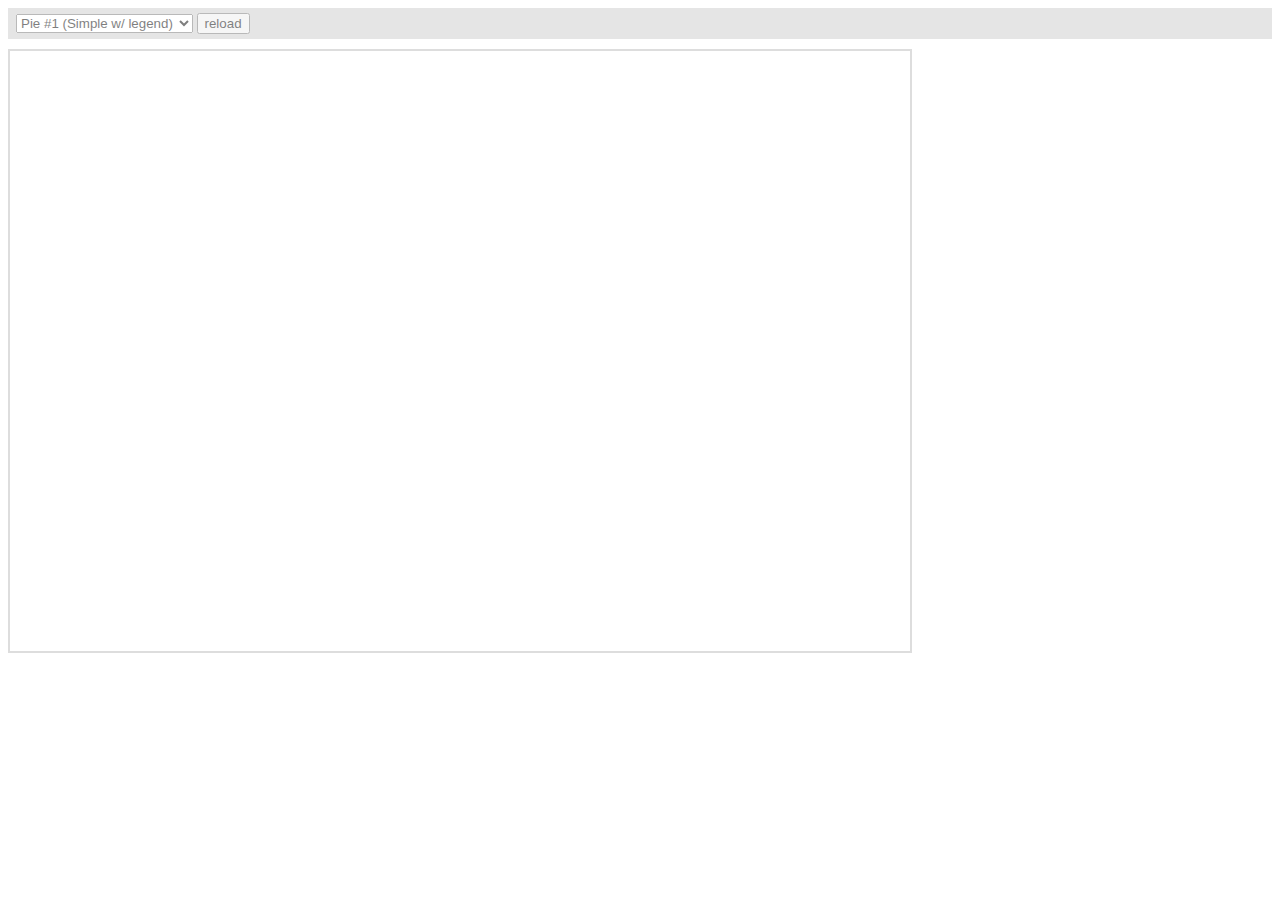
<file: assets/global/plugins/amcharts/amcharts/plugins/export/examples/index.html>
<html>

    <head>
        <meta http-equiv="Content-Type" content="text/html; charset=utf-8">
        <meta name="viewport" content="width=device-width, initial-scale=1, maximum-scale=1">
        <meta http-equiv="X-UA-Compatible" content="IE=edge" />
        <script src="http://code.jquery.com/jquery-1.11.1.min.js"></script>
        <style type="text/css">
            iframe {
                width: 900px;
                height: 600px;
                padding: 0;
                border: 2px solid #ddd;
                overflow: hidden;
                position: relative;
            }
            
            #controls {
                background: #ccc;
                opacity: 0.5;
                padding: 5px 8px;
                font-size: 14px;
                font-weight: bold;
                font-family: Verdana;
                margin-bottom: 10px;
            }
        </style>
        <script type="text/javascript">
            function setType(type)
            {
                $('#iframe').attr('src', type);
            }

            function reload()
            {
                setType($('#type').val() + "?" + Number(new Date()));
            }
        </script>
    </head>

    <body>
        <div id="controls">
            <select id="type" onchange="setType(this.options[this.selectedIndex].value);">
                <option value="pie1.html" selected="selected">Pie #1 (Simple w/ legend)</option>
                <option value="pie2.html" />Pie #2 (3D w/ legend)</option>
                <option value="pie3.html" />Pie #3 (w/ ext. legend left)</option>
                <option value="pie4.html" />Pie #4 Multiple instances</option>
                <option value="serial1.html">Serial #1 (Area)</option>
                <option value="serial2.html">Serial #2 (Bar &amp; Line)</option>
                <option value="serial3.html">Serial #3 (Line w/ zoom)</option>
                <option value="xy.html">XY</option>
                <option value="radar.html">Radar</option>
                <option value="gauge.html">Gauge</option>
                <option value="funnel.html">Funnel</option>
                <option value="stock.html">Stock</option>
                <option value="map.html">Map</option>
                <option value="gantt.html">Gantt</option>
            </select>
            <input type="button" value="reload" onclick="reload();" /> </div>
        <iframe id="iframe" src="pie1.html" frameborder="0"></iframe>
    </body>

</html>
</file>
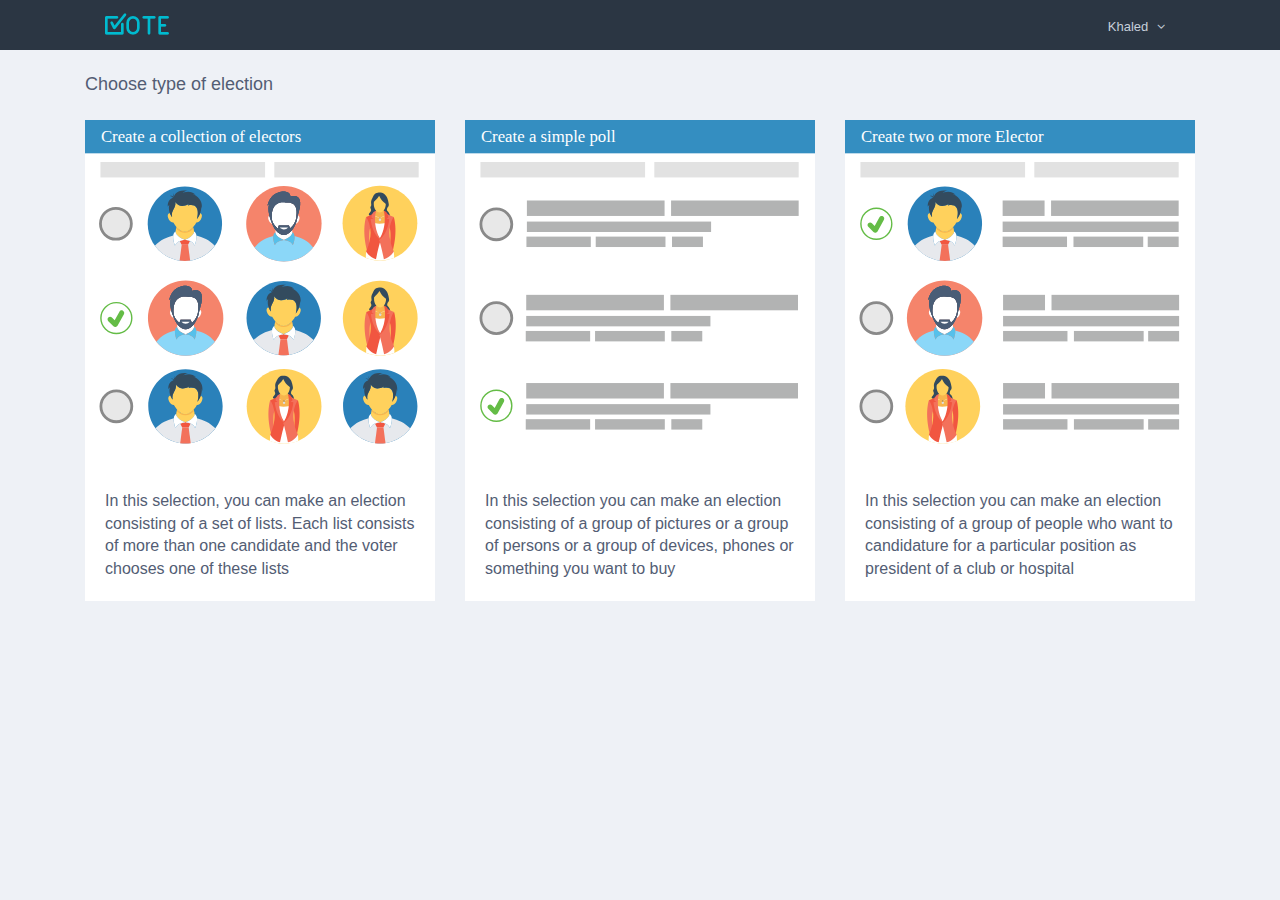
<file: choose.html>
<!DOCTYPE html>
<html>

<head>
  <meta charset="utf-8">
  <title>E-vote</title>
  <meta name="viewport" content="width=device-width, initial-scale=1, shrink-to-fit=no">
  <link rel="stylesheet" href="assets/css/bootstrap-grid.min.css">
  <link rel="stylesheet" href="assets/css/bootstrap-reboot.min.css">
  <!-- <link rel="stylesheet" href="assets/css/bootstrap.min.css"> -->
  <link href="assets/global/plugins/bootstrap/css/bootstrap.min.css" rel="stylesheet" type="text/css" />
  <link href="assets/global/css/components.min.css" rel="stylesheet" id="style_components" type="text/css" />
  <link href="assets/layouts/layout/css/layout.min.css" rel="stylesheet" type="text/css" />
  <link href="assets/layouts/layout/css/themes/darkblue.min.css" rel="stylesheet" type="text/css" />
  <link rel="stylesheet" href="assets/css/font-awesome.min.css">
  <link rel="stylesheet" href="assets/css/form.css">
  <link rel="stylesheet" href="assets/css/custom.css">
</head>

<body>
  <div class="page-header navbar navbar-fixed-top">
    <!-- BEGIN HEADER INNER -->
    <div class="page-header-inner container">
      <!-- BEGIN LOGO -->
      <div class="page-logo">
        <a href="index.html">
          <img src="img\elections.png" alt="logo" class="logo-default" style="margin-top: -8px;" />
        </a>
      </div>
      <!-- END LOGO -->
      <!-- BEGIN RESPONSIVE MENU TOGGLER -->
      <!-- <a href="javascript:;" class="menu-toggler responsive-toggler" data-toggle="collapse" data-target=".navbar-collapse">
                <span></span>
            </a> -->
      <!-- END RESPONSIVE MENU TOGGLER -->
      <!-- BEGIN TOP NAVIGATION MENU -->
      <div class="top-menu" style="clear:none">
        <ul class="nav navbar-nav pull-right">

          <!-- END TODO DROPDOWN -->
          <!-- BEGIN USER LOGIN DROPDOWN -->
          <!-- DOC: Apply "dropdown-dark" class after below "dropdown-extended" to change the dropdown styte -->
          <li class="dropdown dropdown-user" style="width:100%">
            <a href="javascript:;" class="dropdown-toggle" data-toggle="dropdown" data-hover="dropdown" data-close-others="true">
              <!-- <img alt="" class="img-circle" src="img/avatar3_small.jpg" /> -->
              <span class="username username-hide-on-mobile"> Khaled </span>
              <i class="fa fa-angle-down"></i>
            </a>
            <ul class="dropdown-menu dropdown-menu-default">
              <li>
                <a href="dashbord.html">
                  <i class="icon-user"></i> My Profile </a>
              </li>
              <li class="divider"> </li>
              <li>
                <a href="page_user_login_1.html">
                  <i class="icon-key"></i> Log Out </a>
              </li>
            </ul>
          </li>
          <!-- END USER LOGIN DROPDOWN -->
          <!-- BEGIN QUICK SIDEBAR TOGGLER -->
          <!-- DOC: Apply "dropdown-dark" class after below "dropdown-extended" to change the dropdown styte -->
          <!-- <li class="dropdown dropdown-quick-sidebar-toggler">
                        <a href="javascript:;" class="dropdown-toggle">
                            <i class="icon-logout"></i>
                        </a>
                    </li> -->
          <!-- END QUICK SIDEBAR TOGGLER -->
        </ul>
      </div>
      <!-- END TOP NAVIGATION MENU -->
    </div>
    <!-- END HEADER INNER -->
  </div>

  <div class="choose">
    <div class="container">
      <div class="head">
        <h4>Choose type of election</h4>
      </div>
      <div class="row align-items-center">
        <div class="col-sm-4 type">
          <div class="card border-0">
            <div class="card-body" height="350" width="350" id="drawing">
              <a href="create.html">
                <!-- <object id="drawing" type="image/svg+xml" data="photos/elector imgs_animated.svg" style="width:100%;height:100%"></object> -->
                <img src="photos/elector imgs group.svg" alt="" style="width:100%;height:100%">
              </a>
              <div style="margin: 20px;padding-bottom:20px">
                In this selection, you can make an election consisting of a set of lists. Each list consists of more than one candidate and
                the voter chooses one of these lists
              </div>
            </div>
          </div>
        </div>
        <div class="col-sm-4 type">
          <div class="card border-0">
            <div class="card-body" height="350" width="350" id="drawing">
              <a href="create.html">
                <!-- <object id="drawing" type="image/svg+xml" data="photos/elector imgs poll.svg" style="width:100%;height:100%"></object> -->
                <img src="photos/elector imgs poll.svg" alt="" style="width:100%;height:100%">
              </a>
              <div style="margin: 20px;padding-bottom:20px">
                In this selection you can make an election consisting of a group of pictures or a group of persons or a group of devices,
                phones or something you want to buy
              </div>
            </div>
          </div>
        </div>
        <div class="col-sm-4 type">
          <div class="card border-0">
            <div class="card-body" height="350" width="350" id="drawing">
              <a href="create.html">
                <!-- <object id="drawing" type="image/svg+xml" data="photos/elector imgs_animated.svg" style="width:100%;height:100%"></object> -->
                <img src="photos/elector imgs change.svg" alt="" style="width:100%;height:100%">
              </a>
              <div style="margin: 20px;padding-bottom:20px">
                In this selection you can make an election consisting of a group of people who want to candidature for a particular position
                as president of a club or hospital
              </div>
            </div>
          </div>
        </div>
      </div>
    </div>
  </div>
</body>
<script src="assets/global/plugins/jquery.min.js" type="text/javascript"></script>
<script src="assets/global/plugins/bootstrap/js/bootstrap.min.js" type="text/javascript"></script>

</html>
</file>
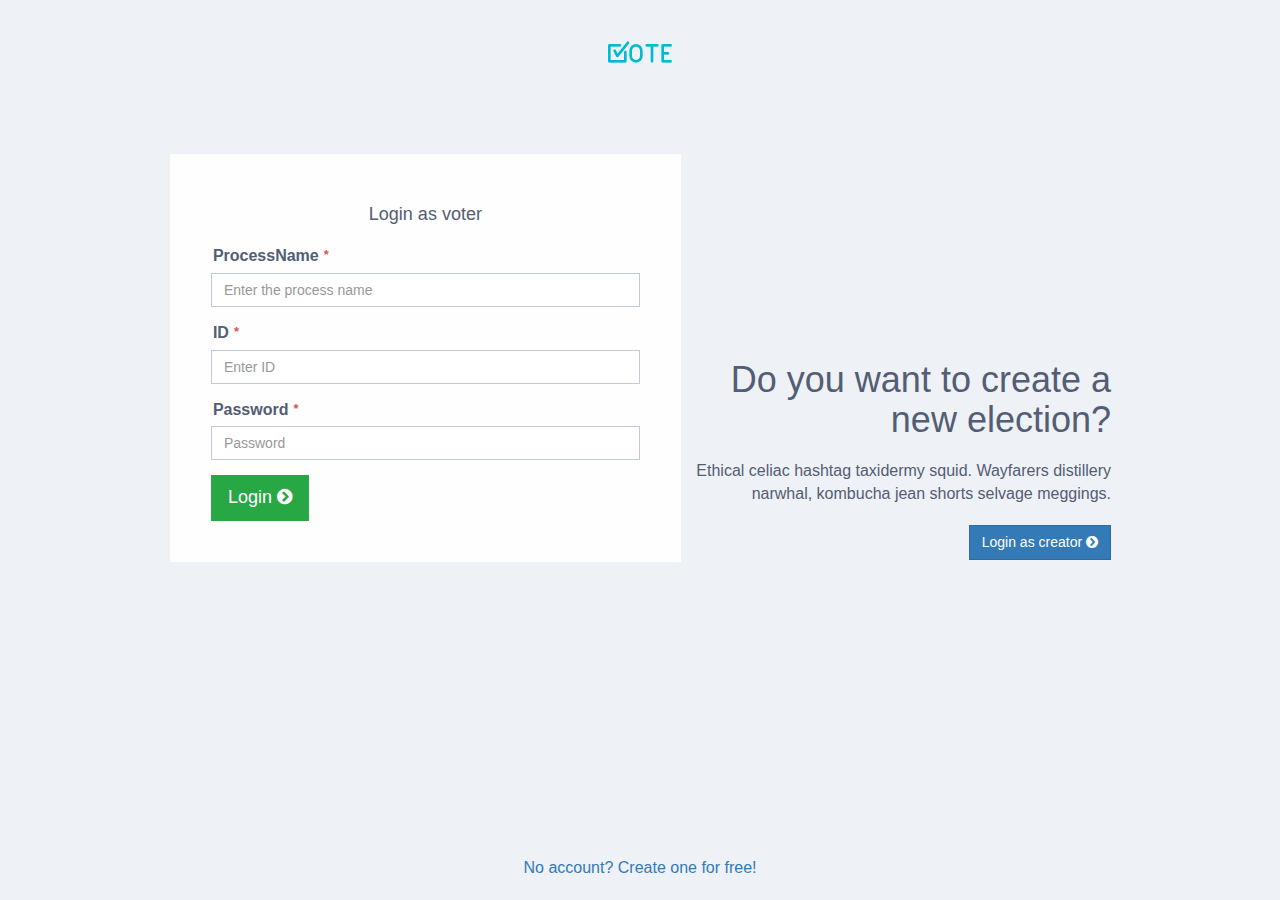
<file: login.html>
<!DOCTYPE html>
<html>
  <head>
    <meta charset="utf-8">
    <title>E-vote</title>
    <meta name="viewport" content="width=device-width, initial-scale=1, shrink-to-fit=no">
    <link rel="stylesheet" href="assets/css/bootstrap-grid.min.css">
    <link rel="stylesheet" href="assets/css/bootstrap-reboot.min.css">
    <link href="assets/global/plugins/bootstrap/css/bootstrap.min.css" rel="stylesheet" type="text/css" />
    <link href="assets/global/css/components.min.css" rel="stylesheet" id="style_components" type="text/css" />
    <link rel="stylesheet" href="assets/css/font-awesome.min.css">
    <link rel="stylesheet" href="assets/css/form.css">
    <link rel="stylesheet" href="assets/css/custom.css">

    <style media="screen">

/*@media only screen and (max-width: 400px){
  .ll,.rr{


    width: 100%;
    display: block;
  }
}*/

    </style>
  </head>
  <body>
    <header>
      <div class="container">
        <div class="row">
          <div class="col-sm-12 text-center" style="margin-top:20px;margin-bottom:20px">
            <a href="index.html" class="logo"><img src="img/elections.png" alt="E-vote"> </a>
          </div>
        </div>
      </div>
    </header>
    <div class="panel panel--static" style="background-color:transparent">
      <!-- <div class="btnall"> -->
        <div class="panel__content left ll" style="visibility:hidden">
            <h1 class="panel__heading">Do you want to vote?</h1>
            <p class="panel__copy">Ethical celiac hashtag taxidermy squid. Wayfarers distillery narwhal, kombucha jean shorts selvage meggings.</p>
            <button type="button" class="btn btn--secondary signup btn-primary">
              Login as voter
              <i class="fa fa-chevron-circle-right" aria-hidden="true"></i>
            </button>
        </div>
        <div class="panel__content text-right rr">
            <h1 class="panel__heading">Do you want to create a new election?</h1>
            <p class="panel__copy">Ethical celiac hashtag taxidermy squid. Wayfarers distillery narwhal, kombucha jean shorts selvage meggings.</p>
            <button type="button" class="btn btn--secondary login btn-primary">
              Login as creator
              <i class="fa fa-chevron-circle-right" aria-hidden="true"></i>
            </button>
        </div>
      <!-- </div> -->


    <div class="panel panel--sliding">
        <div class="panel__content signup">
            <h4 class="card-title text-center" style="margin-bottom:20px">Login as voter</h4>
            <form id="signup" novalidate>
              <div class="form-group">
                <label class="required" for="exampleInputEName">ProcessName</label>
                <input type="text" class="form-control" id="exampleInputEName" placeholder="Enter the process name" required>
                <!-- <small id="emailHelp" class="form-text text-muted">We'll never share your email with anyone else.</small> -->
              </div>
              <div class="form-group">
                <label class="required" for="exampleInputEmail1">ID</label>
                <input type="email" class="form-control" id="exampleInputEmail1" placeholder="Enter ID" required>
                <!-- <small id="emailHelp" class="form-text text-muted">We'll never share your email with anyone else.</small> -->
              </div>
              <div class="form-group">
                <label class="required" for="exampleInputPassword1">Password</label>
                <input type="password" class="form-control" id="exampleInputPassword1" placeholder="Password" required>
              </div>
              <!-- <div class="form-check">
                <label class="form-check-label">
                  <input type="checkbox" class="form-check-input">
                  Check me out
                </label>
              </div> -->
                  <button type="submit" class="btn btn-green btn-lg">
                    Login
                    <i class="fa fa-chevron-circle-right" aria-hidden="true"></i>
                  </button>
            </form>
        </div>

            <div class="panel__content login">
                <h4 class="card-title text-center" style="margin-bottom:20px">Login as creator</h4>
                <form id="login" novalidate="novalidate">
                  <div class="form-group">
                    <label class="required" for="exampleInputEName">Name</label>
                    <input type="text" class="form-control" id="exampleInputEName" aria-describedby="emailHelp" placeholder="Enter your name" required>
                    <!-- <small id="emailHelp" class="form-text text-muted">We'll never share your email with anyone else.</small> -->
                  </div>
                  <div class="form-group">
                    <label class="required" for="exampleInputPassword1">Password</label>
                    <input type="password" class="form-control" id="exampleInputPassword1" placeholder="Password" required>
                  </div>
                  <!-- <div class="form-check">
                    <label class="form-check-label">
                      <input type="checkbox" class="form-check-input">
                      Check me out
                    </label>
                  </div> -->
                      <button type="submit" class="btn btn-green btn-lg">
                        Login
                        <i class="fa fa-chevron-circle-right" aria-hidden="true"></i>
                      </button>
                </form>
        </div>
    </div>
</div>
<p class="footer-lead text-center"><a href="signup.html">No account? Create one for free!</a></p>
  </body>
  <script src="assets/global/plugins/jquery.min.js"></script>
  <script src="assets/global/plugins/jquery.easing.js"></script>
  <script type="text/javascript" src="assets/global/plugins/jquery-validation/js/jquery.validate.min.js"></script>
  <script src="assets/pages/scripts/form-validation.min.js" type="text/javascript"></script>
  <script type="text/javascript">
    $("#login").validate();
    $("#signup").validate();
  </script>
  <!-- <script src="https://cdnjs.cloudflare.com/ajax/libs/jquery-easing/1.3/jquery.easing.min.js"></script> -->
  <script type="text/javascript">
  (function() {
  var staticPanel = $('.panel--static');
  var slidingPanel = $('.panel--sliding');

  var signupBtn = staticPanel.find('.btn.signup');
  var loginBtn = staticPanel.find('.btn.login');

  var signupContent = slidingPanel.find('.panel__content.signup');
  var voter = staticPanel.find('.ll');
  var loginContent = slidingPanel.find('.panel__content.login');
  var creator = staticPanel.find('.panel__content.rr');



  // $(window).resize(function(){
  	if ($(window).width() > 768){
      signupBtn.on('click', function() {
          loginContent.hide('fast');
          voter.css("visibility","hidden");
          signupContent.show('fast');
          creator.css("visibility","visible");
          slidingPanel.animate({
              'left': '4%'
          }, 550, 'easeInOutBack');
      });


      loginBtn.on('click', function() {
          signupContent.hide('fast');
          creator.css("visibility","hidden");
          loginContent.show('fast');
          voter.css("visibility","visible");
          slidingPanel.animate({
              'left': '54%'
          }, 550, 'easeInOutBack');
      });
  	}else{
      signupBtn.on('click', function() {
          loginContent.hide('fast');
          voter.css("display","none");
          signupContent.show('fast');
          creator.css("display","block");
          slidingPanel.animate({
              'left': '0'
          }, 550, 'easeInOutBack');
      });


      loginBtn.on('click', function() {
          signupContent.hide('fast');
          creator.css("display","none");
          loginContent.show('fast');
          voter.css("display","block");
          voter.css("visibility","visible");
          slidingPanel.animate({
              'left': '0'
          }, 550, 'easeInOutBack');
      });

    }
  // });


})();
  </script>

</html>
</file>
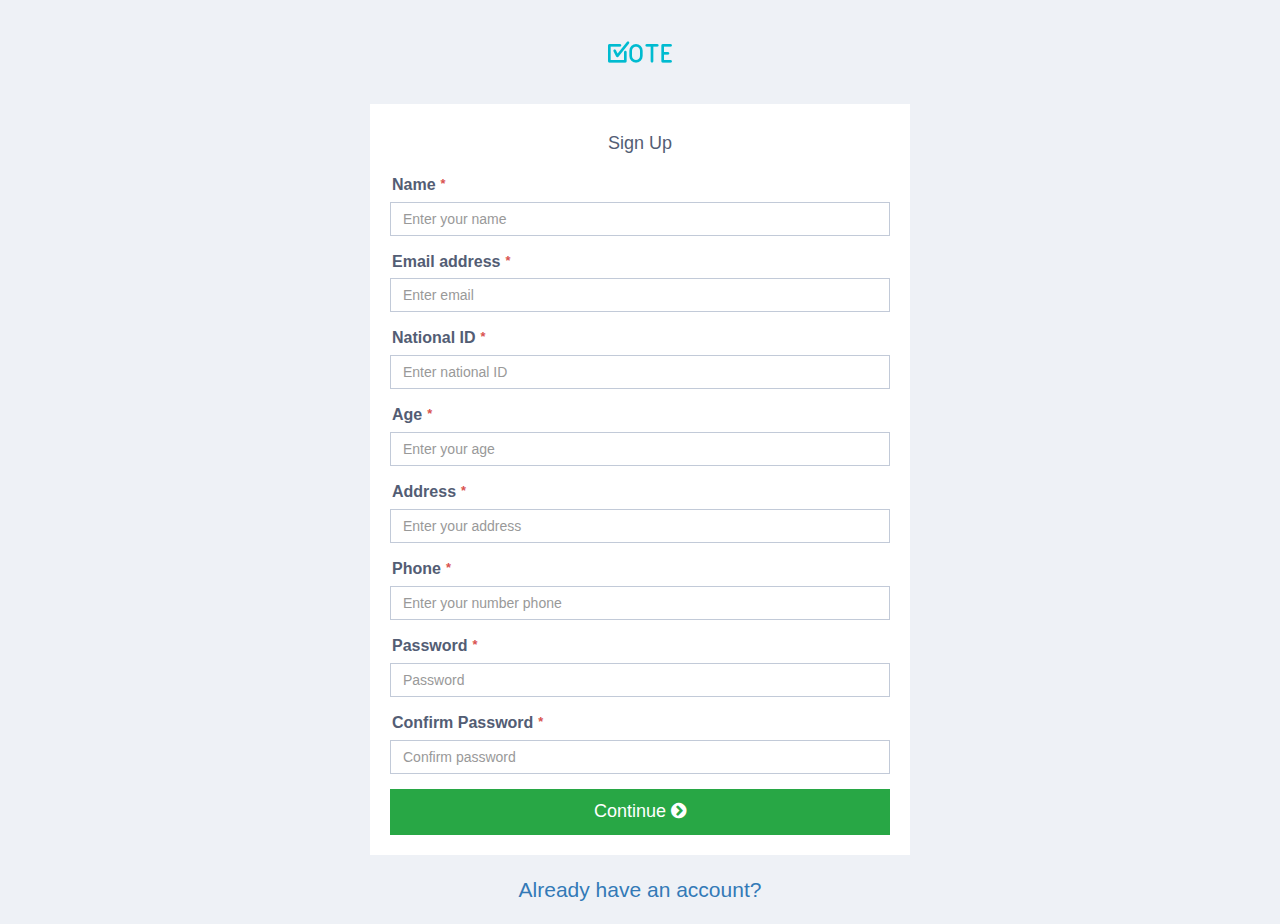
<file: signup.html>
<!DOCTYPE html>
<html>
  <head>
    <meta charset="utf-8">
    <title>E-vote</title>
    <meta name="viewport" content="width=device-width, initial-scale=1, shrink-to-fit=no">
    <link rel="stylesheet" href="assets/css/bootstrap-grid.min.css">
    <link rel="stylesheet" href="assets/css/bootstrap-reboot.min.css">
    <!-- <link rel="stylesheet" href="assets/css/bootstrap.min.css"> -->
    <link href="assets/global/plugins/bootstrap/css/bootstrap.min.css" rel="stylesheet" type="text/css" />
    <link rel="stylesheet" href="assets/css/font-awesome.min.css">
    <link href="assets/global/css/components.min.css" rel="stylesheet" id="style_components" type="text/css" />
    <link rel="stylesheet" href="assets/css/form.css">
    <link rel="stylesheet" href="assets/css/custom.css">
  </head>
  <body>
    <header>
      <div class="container">
        <div class="row">
          <div class="col-sm-12 text-center" style="margin-top:20px;margin-bottom:20px">
            <a href="index.html" class="logo"><img src="img/elections.png" alt="Vote"> </a>
          </div>
        </div>
      </div>
    </header>

    <div class="signup">
      <div class="container">
        <div class="row justify-content-center">
          <div class="col-sm-8 offset-sm-2 col-md-6 offset-md-3">
            <div class="card border-0">
              <div class="card-body">
                <h4 class="card-title text-center" style="margin-bottom:20px">Sign Up</h4>
                <form novalidate="novalidate" id="commentForm">
                  <div class="form-group">
                    <label class="required" for="exampleInputEName">Name</label>
                    <input type="text" class="form-control" id="exampleInputEName" aria-describedby="emailHelp" placeholder="Enter your name" required>
                    <!-- <small id="emailHelp" class="form-text text-muted">We'll never share your email with anyone else.</small> -->
                  </div>
                  <div class="form-group">
                    <label class="required" for="exampleInputEmail1">Email address</label>
                    <input type="email" class="form-control" id="exampleInputEmail1" aria-describedby="emailHelp" placeholder="Enter email" required>
                    <!-- <small id="emailHelp" class="form-text text-muted">We'll never share your email with anyone else.</small> -->
                  </div>
                  <div class="form-group">
                    <label class="required" for="exampleInputEmail1">National ID</label>
                    <input type="text" class="form-control" id="exampleInputtext" placeholder="Enter national ID" required>
                    <!-- <small id="emailHelp" class="form-text text-muted">We'll never share your email with anyone else.</small> -->
                  </div>
                  <div class="form-group">
                    <label class="required" for="exampleInputEName">Age</label>
                    <input type="text" class="form-control" id="exampleInputage" placeholder="Enter your age" required>
                    <!-- <small id="emailHelp" class="form-text text-muted">We'll never share your email with anyone else.</small> -->
                  </div>
                  <div class="form-group">
                    <label class="required" for="exampleInputEName">Address</label>
                    <input type="text" class="form-control" id="exampleInputaddress" placeholder="Enter your address" required>
                    <!-- <small id="emailHelp" class="form-text text-muted">We'll never share your email with anyone else.</small> -->
                  </div>
                  <div class="form-group">
                    <label class="required" for="exampleInputEName">Phone</label>
                    <input type="text" class="form-control" id="exampleInputphone" placeholder="Enter your number phone" required>
                    <!-- <small id="emailHelp" class="form-text text-muted">We'll never share your email with anyone else.</small> -->
                  </div>
                  <div class="form-group">
                    <label class="required" for="exampleInputPassword1">Password</label>
                    <input type="password" class="form-control" id="exampleInputPassword1" placeholder="Password" required>
                  </div>
                  <div class="form-group">
                    <label class="required" for="exampleInputPassword1">Confirm Password</label>
                    <input type="password" class="form-control" id="exampleInputPassword2" placeholder="Confirm password" required>
                  </div>
                  <!-- <div class="form-check">
                    <label class="form-check-label">
                      <input type="checkbox" class="form-check-input">
                      Check me out
                    </label>
                  </div> -->
                      <button type="submit" class="btn btn-green btn-block btn-lg">
                        Continue
                        <i class="fa fa-chevron-circle-right" aria-hidden="true"></i>
                      </button>
                </form>
                <!-- <a href="#" class="btn btn-primary ">Go somewhere</a> -->
              </div>
              <!-- <div class="card-footer text-muted">
                2 days ago
              </div> -->
            </div>
            <p class="lead text-center"><a href="login.html">Already have an account?</a></p>
          </div>
        </div>
      </div>
    </div>
    <script src="assets/global/plugins/jquery.min.js" type="text/javascript"></script>
    <script type="text/javascript" src="assets/global/plugins/jquery-validation/js/jquery.validate.min.js"></script>
    <script src="assets/pages/scripts/form-validation.min.js" type="text/javascript"></script>
    <script type="text/javascript">
      $("#commentForm").validate();
    </script>
  </body>
</html>
</file>
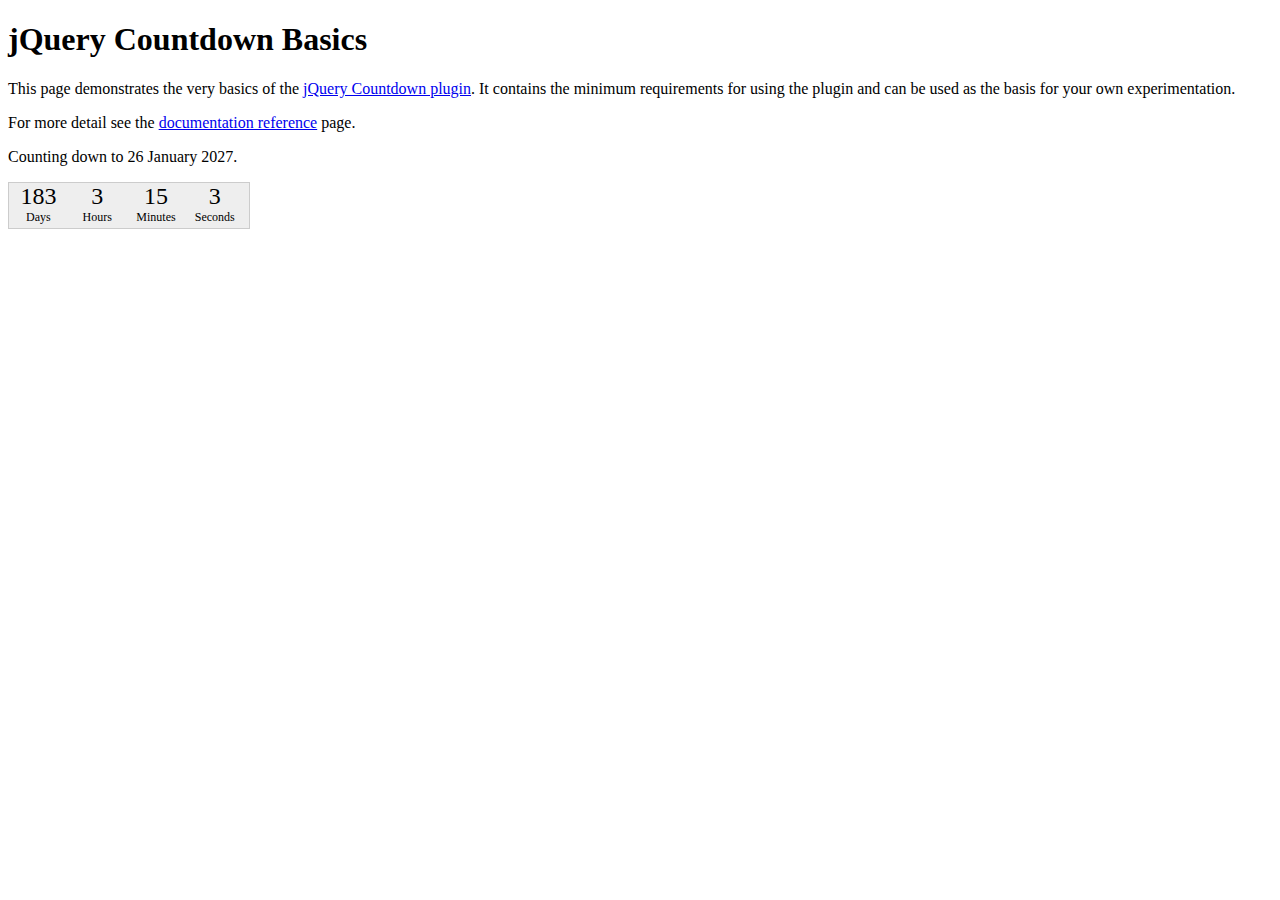
<file: assets/global/plugins/countdown/plugin/countdownBasic.html>
<!DOCTYPE HTML PUBLIC "-//W3C//DTD HTML 4.01//EN" "http://www.w3.org/TR/html4/strict.dtd">
<html>

    <head>
        <meta http-equiv="Content-Type" content="text/html;charset=utf-8">
        <title>jQuery Countdown</title>
        <link rel="stylesheet" href="jquery.countdown.css">
        <style type="text/css">
            #defaultCountdown {
                width: 240px;
                height: 45px;
            }
        </style>
        <script type="text/javascript" src="http://ajax.googleapis.com/ajax/libs/jquery/1.8.3/jquery.min.js"></script>
        <script type="text/javascript" src="jquery.countdown.js"></script>
        <script type="text/javascript">
            $(function()
            {
                var austDay = new Date();
                austDay = new Date(austDay.getFullYear() + 1, 1 - 1, 26);
                $('#defaultCountdown').countdown(
                {
                    until: austDay
                });
                $('#year').text(austDay.getFullYear());
            });
        </script>
    </head>

    <body>
        <h1>jQuery Countdown Basics</h1>
        <p>This page demonstrates the very basics of the
            <a href="http://keith-wood.name/countdown.html">jQuery Countdown plugin</a>. It contains the minimum requirements for using the plugin and can be used as the basis for your own experimentation.</p>
        <p>For more detail see the
            <a href="http://keith-wood.name/countdownRef.html">documentation reference</a> page.</p>
        <p>Counting down to 26 January
            <span id="year">2010</span>.</p>
        <div id="defaultCountdown"></div>
    </body>

</html>
</file>
<file: assets/css/form.css>
.form-group label.required::after {
  content: '*';
  display: inline-block;
  color: #d9534f;
  margin-left: 5px;
  position: relative;
  top: -2px;
  font-size: .8em;
}

.lead{
  margin: 20px 0;
}
.card{
  box-shadow: 0 16px 24px 2px rgba(0,0,0,0.14), 0 6px 30px 5px rgba(0,0,0,0.12), 0 8px 10px -5px rgba(0,0,0,0.3);
}
</file>
<file: assets/css/custom.css>
.visual{
  width: auto !important;
  padding-top: 0 !important;
  height: auto !important;
  margin: 0 !important;
}
.visual h4{
  font-size: 30px
}
.visual h5 span{
  font-weight: 700;
}
.visual p{
  margin: 0 auto;
  font-size: 15px;
}

/*@media (min-width:768px) {

}*/
/*##################body#######################*/

body{
  background-color: #eef1f6;
  font-family: "Open Sans",Avenir,"Helvetica Neue",Helvetica,Arial,sans-serif;
  font-size: 16px;
  line-height: 1.42857;
  color: #535d74 !important;
}

a{
  cursor: pointer;
}


/*####################END BODY###################*/


/*########################LOGO#####################*/
/*.logo{
  font-size: 1.7rem;
}
.logo{
  position: relative;
}
.logo::before {
  position: absolute;
  top: 0px;
  left: -45px;
  content: "E - ";
  color: #00BACF;
  }*/



/*##########################ENDLOGO####################*/




/*##################NAVBAR##################*/
.navbar{
  margin-top: -23px;
  padding: 20px 50px;
}
.navbar-inverse .navbar-toggler{
  margin-top: 15px !important;
}

/*##################END NAV####################*/

/*#####################SLIDER#####################*/

.bg{
  width: 256px;
  height: 256px;
}
.bg .bg_body img{
  /*margin-top: 50%;*/
  /*transform: translateY(-128px);*/
  width: 256px;
  height: 256px;
}

.flickerplate .dot-navigation .dot{
  border-radius: 0;
  width: 45px;
  height: 3px;
  /*background-color: #000;
  opacity: 0.3;*/
}
/*.flickerplate .dot-navigation .dot.active{
  background-color: #000;
  opacity: 1;
}
.flick-title,.flickerplate ul.flicks li .flick-sub-text{
  color: #000;
  position: relative;
  z-index: 2;
}*/

/*.center_ver{
  height: 256px;
}*/

.hei{
  margin-top: 75px;
  /*transform: translateY(-128px);*/
}

/*.flickerplate .arrow-navigation.left .arrow{
  background: url("img/arrowleft.png");
  background-repeat: no-repeat;
  background-position: left;
}

.flickerplate .arrow-navigation.right .arrow{
  background: url("img/arrowright.png");
  background-repeat: no-repeat;
  background-position: right;
}*/
.flicker{
  background-color: #041422 !important;
}
.flickerplate li{
  position: relative;
}
.flickerplate{
  height: 400px;
}
.flickerplate li .flicker_content{
  /*position: absolute;*/
  /*height: 500px;*/
  width: 90%;
  position: absolute;
  top: 40%;
  transform: translateY(-40%);
}

@media screen and (-webkit-min-device-pixel-ratio: 3) and (max-width: 1080px), screen and (max-width: 700px){
  .center_ver{
  height: auto !important;
  }
  .hie{
  margin-top: 0;
  }
  .center_ver .flick-title{
    text-align: center;
  }
}

/*@media only screen and (max-width: 670px) and (min-width: 400px) {
  .flicker_content{
    top: 55% !important;
  }
  .center_ver{
  height: 10px !important;
  }
  .hie{
  margin-top: 0;
}
}*/
@media only screen and (max-width: 991px) {
  .hei{
    margin-top: 0;
  }
  .center_ver .flick-title,.flickerplate ul.flicks li .flick-sub-text{
    text-align: center;
  }
}


/*####################END SLIDER#####################*/








/*##########################TYPE##########################*/

.head{
  margin-bottom: 25px;
  margin-top: 75px;
}
.type .card{
  background-color: #FFF;
  box-shadow: none;
  transition: all 0.5s;
  margin-bottom: 15px;
}
.type .card:hover{
  box-shadow: 0 16px 24px 2px rgba(0,0,0,0.14), 0 6px 30px 5px rgba(0,0,0,0.12), 0 8px 10px -5px rgba(0,0,0,0.3);
}



/*##########################ENDTYPE##########################*/


/** [Fonts] *****/
@import url(https://fonts.googleapis.com/css?family=Montserrat:400,700);
/** [Vars] *****/
/** [Panels] *****/
/** [Buttons] *****/
/** [Content] *****/
/** [Base styling] *****/


/** [Main Styling] *****/
    .panel {
    /*font-family: 'Montserrat';*/
    border-radius: 3px;
    }
    .panel--static {
    position: absolute;
    top: 50%;
    left: 50%;
    transform: translate(-50%, -50%);
    display: flex;
    align-items: center;
    width: 80%;
    height: 60%;
    min-height: 300px;
    /*background: rgba(0, 0, 0, 0.6);*/
    /*color: #ddd;*/
    }
    .panel--static .panel__content {
    padding: 4rem;
    }
    .panel--sliding {
    position: absolute;
    top: -5%;
    left: 4%;
    width: 50%;
    /*min-height: 110%;*/
    background: #fefefe;
    box-shadow: 0 16px 24px 2px rgba(0,0,0,0.14), 0 6px 30px 5px rgba(0,0,0,0.12), 0 8px 10px -5px rgba(0,0,0,0.3);
    }
    .panel--sliding .panel__content.login {
    display: none;
    }
    .footer-lead{
    position: absolute;
    bottom: 0;
    left: 50%;
    transform: translateX(-50%);
    }

@media only screen and (max-width: 768px){
    .panel--static {
    position: static;
    transform: translate(0,0);
    display: block;
    width: 100%;
    height: auto;
    }
    .ll,.rr{
    padding: 15px !important;
    width: 100%;
    display: block;
    }
    .ll{
    display: none;
    }
    .ll button,.rr button{
    width: 100%;
    }
    .panel__copy,.panel__heading{
    display: none;
    }
    .panel--sliding{
    display: block;
    }
    .panel--sliding {
    position: relative;
    top: 0;
    left: 0;
    width: 100%;
    background: #fefefe;
    box-shadow: 0 16px 24px 2px rgba(0,0,0,0.14), 0 6px 30px 5px rgba(0,0,0,0.12), 0 8px 10px -5px rgba(0,0,0,0.3);
    }
    .footer-lead{
    position: static;
    transform: translateX(0);
    margin-top: 20px;
  }


}
@media only screen and (max-width: 991px){
  body .page-wrapper{
    /*width: 100%;*/
    padding-left: 0px;
    padding-right: 0px;
  }
}

@media only screen and (max-width: 768px){
  .bg .bg_body img{
    width: 200px;
    height: 200px;
  }
}

@media only screen and (max-width: 567px){
  .bg{
    margin-left: 50px;
  }
}


.page-title a{
  color: #64C235;
}

.dashboard-stat{
  border-radius: 3px !important;
}


/*##############################CREATE PAGE###########################*/

.signup .card{
  background-color: #fff;
  padding: 20px;
  box-shadow: none;
}

.btn-green{
  color: #fff;
  background-color: #28a745;
  border-color: #28a745;
}

.btn-green:hover{
  color: #fff;
  background-color: #218838;
  border-color: #1e7e34;
}

.form-group .required{
  color: #535d74;
}
label,.form-group .required{
  font-weight: 700;
  font-size: 16px;
}

.will{
  padding: 0 6px;
  border-left: 4px solid #e3e3e3;
  background-color: #fbfcfc;
  margin-bottom: 5px;
}

.will p{
  font-size: 14px;
}

.input-voter,#newinput{
  display: none;
}








/*##############################END CREATE PAGE###########################*/




/*##############################VOTE PAGE###########################*/
.dashboard-stat {
  background-color: #FFF;
}
.dashboard-stat label h4{
  cursor: pointer;
  margin-bottom: -5px;
}
.ptengan{
  padding: 10px;
}
.big input[name=chb] {
    display:none;
}
.big input[type="radio"]:checked + .dashboard-stat {
    background-color:#D1D1D1;
    box-shadow: 0 16px 24px 2px rgba(0,0,0,0.14), 0 6px 30px 5px rgba(0,0,0,0.12), 0 8px 10px -5px rgba(0,0,0,0.3);
}

.cv a {
  font-size: 15px;
}

/*##############################End VOTE PAGE###########################*/



/*##############################Camera PAGE###########################*/

/*video{
   -moz-transform:scale(2);
   -webkit-transform:scale(2);
   -o-transform:scale(2);
   -ms-transform:scale(2);
   transform:scale(2);
}

#results{
  display: inline-block;
  width: 50px;
  height: 50px;
}
#results img{
  width: 50px;
  height: 50px;
}*/
.error{
  color: #e74c3c;
}
.vid{
  width: 100%;
  height: 240px;
  position: relative;
}
.vid video{
  margin-left:100px;

}
.vid canvas{

  position: absolute;
  top: 0;
  left: 0;
  bottom: 0;
  right: 0;
  z-index: 9999;
  margin-left:100px;
}
/*img {
  max-width: 100%; /* This rule is very important, please do not ignore this! */
/*}*/


/*##############################End Camera PAGE###########################*/
</file>
